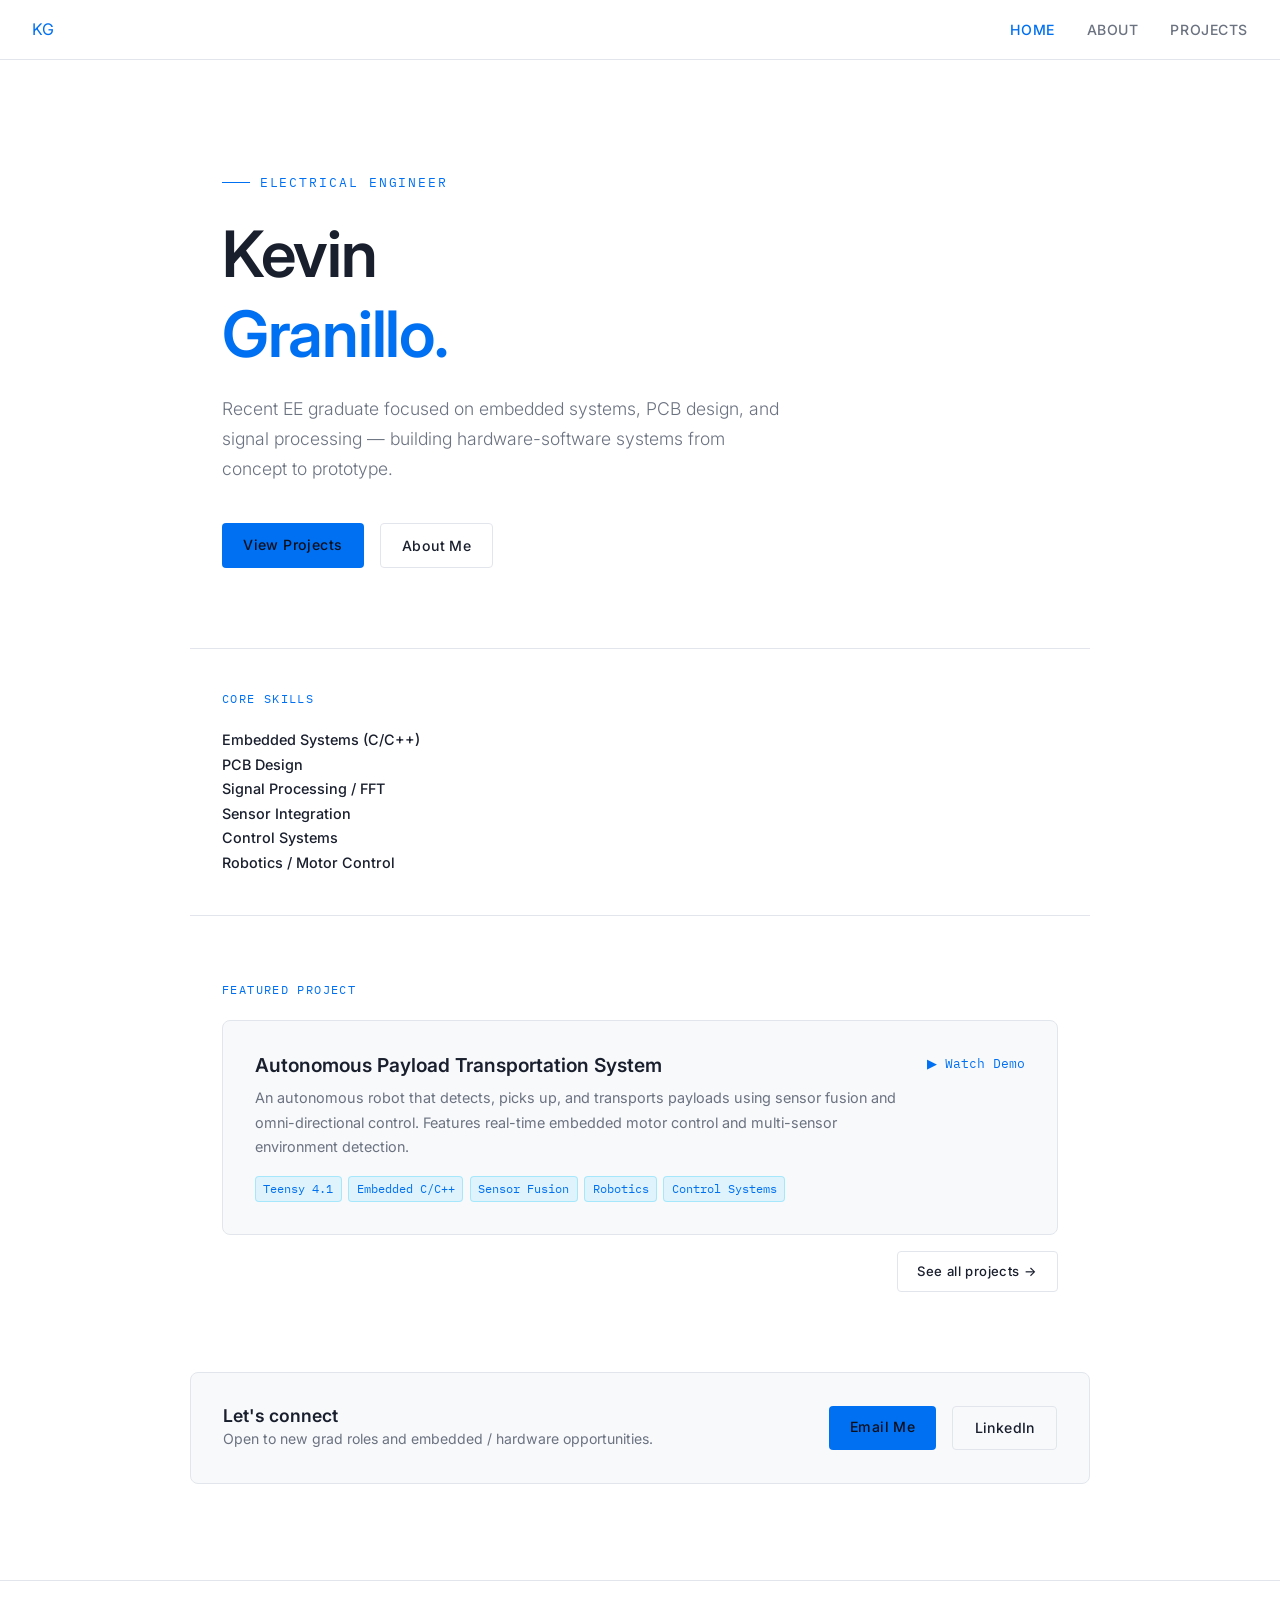
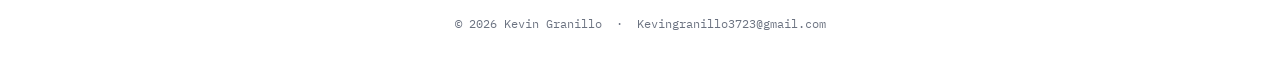
<file: index.html>
<!DOCTYPE html>
<html lang="en">
<head>
  <meta charset="UTF-8" />
  <meta name="viewport" content="width=device-width, initial-scale=1.0" />
  <title>Kevin Granillo — EE Portfolio</title>
  <link rel="stylesheet" href="style.css" />
  <style>
    /* ---- HERO ---- */
    .hero {
      padding: 7rem 2rem 5rem;
      max-width: 900px;
      margin: 0 auto;
    }

    .hero-eyebrow {
      font-family: var(--mono);
      font-size: 0.8rem;
      color: var(--accent);
      letter-spacing: 0.15em;
      text-transform: uppercase;
      margin-bottom: 1.25rem;
      display: flex;
      align-items: center;
      gap: 0.6rem;
    }

    .hero-eyebrow::before {
      content: '';
      display: inline-block;
      width: 28px;
      height: 1px;
      background: var(--accent);
    }

    .hero h1 {
      font-size: clamp(2.4rem, 6vw, 4rem);
      letter-spacing: -0.02em;
      color: var(--text);
      margin-bottom: 1.25rem;
    }

    .hero h1 span {
      color: var(--accent);
    }

    .hero-sub {
      font-size: 1.1rem;
      color: var(--muted);
      max-width: 560px;
      margin-bottom: 2.5rem;
      font-weight: 300;
    }

    .hero-cta {
      display: flex;
      gap: 1rem;
      flex-wrap: wrap;
    }

    .btn {
      display: inline-block;
      padding: 0.65em 1.5em;
      border-radius: 4px;
      font-size: 0.88rem;
      font-weight: 500;
      letter-spacing: 0.03em;
      transition: opacity 0.2s, transform 0.15s;
    }

    .btn:hover { opacity: 0.85; text-decoration: none; transform: translateY(-1px); }

    .btn-primary {
      background: var(--accent);
      color: #0a0f1a;
    }

    .btn-ghost {
      border: 1px solid var(--border);
      color: var(--text);
    }

    /* ---- SKILLS STRIP ---- */
    .skills-strip {
      border-top: 1px solid var(--border);
      border-bottom: 1px solid var(--border);
      padding: 2.5rem 2rem;
      max-width: 900px;
      margin: 0 auto;
    }

    .skills-grid {
      display: grid;
      grid-template-columns: repeat(auto-fit, minmax(180px, 1fr));
      gap: 1.5rem;
      margin-top: 1.25rem;
    }

    .skill-item {
      display: flex;
      flex-direction: column;
      gap: 0.3rem;
    }

    .skill-name {
      font-weight: 500;
      font-size: 0.9rem;
      color: var(--text);
    }

    .skill-bar-bg {
      height: 3px;
      background: var(--border);
      border-radius: 2px;
      overflow: hidden;
    }

    .skill-bar-fill {
      height: 100%;
      background: var(--accent);
      border-radius: 2px;
      animation: growBar 1s ease forwards;
      transform-origin: left;
    }

    @keyframes growBar {
      from { width: 0; }
    }

    /* ---- FEATURED PROJECT ---- */
    .featured {
      max-width: 900px;
      margin: 4rem auto 0;
      padding: 0 2rem;
    }

    .project-card-featured {
      margin-top: 1.25rem;
      border: 1px solid var(--border);
      border-radius: 8px;
      padding: 2rem;
      background: var(--bg2);
      display: grid;
      grid-template-columns: 1fr auto;
      gap: 1.5rem;
      align-items: start;
    }

    .project-card-featured h3 {
      font-size: 1.2rem;
      margin-bottom: 0.6rem;
      color: var(--text);
    }

    .project-card-featured p {
      color: var(--muted);
      font-size: 0.9rem;
      margin-bottom: 1rem;
    }

    .project-tags { display: flex; flex-wrap: wrap; gap: 0.4rem; }

    .project-link {
      font-family: var(--mono);
      font-size: 0.8rem;
      color: var(--accent);
      white-space: nowrap;
    }

    /* ---- CONTACT STRIP ---- */
    .contact-strip {
      max-width: 900px;
      margin: 5rem auto 0;
      padding: 0 2rem;
      display: flex;
      align-items: center;
      justify-content: space-between;
      flex-wrap: wrap;
      gap: 1rem;
      border: 1px solid var(--border);
      border-radius: 8px;
      background: var(--bg2);
      padding: 2rem;
    }

    .contact-strip h2 { font-size: 1.1rem; color: var(--text); }
    .contact-strip p { color: var(--muted); font-size: 0.88rem; }
  </style>
</head>
<body>

<nav>
  <a href="index.html">KG</a>
  <ul class="nav-links">
    <li><a href="index.html" class="active">Home</a></li>
    <li><a href="about.html">About</a></li>
    <li><a href="projects.html">Projects</a></li>
  </ul>
</nav>

<!-- HERO -->
<section class="hero">
  <div class="hero-eyebrow">Electrical Engineer</div>
  <h1>Kevin<br><span>Granillo.</span></h1>
  <p class="hero-sub">
    Recent EE graduate focused on embedded systems, PCB design, and signal processing —
    building hardware-software systems from concept to prototype.
  </p>
  <div class="hero-cta">
    <a href="projects.html" class="btn btn-primary">View Projects</a>
    <a href="about.html" class="btn btn-ghost">About Me</a>
  </div>
</section>

<!-- SKILLS -->
<section class="skills-strip">
  <div class="section-label">Core Skills</div>
  <div class="skills-grid">
    <div class="skill-item">
      <span class="skill-name">Embedded Systems (C/C++)</span></div>
    </div>
    <div class="skill-item">
      <span class="skill-name">PCB Design</span></div>
    </div>
    <div class="skill-item">
      <span class="skill-name">Signal Processing / FFT</span></div>
    </div>
    <div class="skill-item">
      <span class="skill-name">Sensor Integration</span></div>
    </div>
    <div class="skill-item">
      <span class="skill-name">Control Systems</span></div>
    </div>
    <div class="skill-item">
      <span class="skill-name">Robotics / Motor Control</span></div>
    </div>
  </div>
</section>

<!-- FEATURED PROJECT -->
<section class="featured">
  <div class="section-label">Featured Project</div>
  <div class="project-card-featured">
    <div>
      <h3>Autonomous Payload Transportation System</h3>
      <p>
        An autonomous robot that detects, picks up, and transports payloads using sensor fusion
        and omni-directional control. Features real-time embedded motor control and multi-sensor
        environment detection.
      </p>
      <div class="project-tags">
        <span class="tag">Teensy 4.1</span>
        <span class="tag">Embedded C/C++</span>
        <span class="tag">Sensor Fusion</span>
        <span class="tag">Robotics</span>
        <span class="tag">Control Systems</span>
      </div>
    </div>
    <a href="https://youtube.com/shorts/ut8rtNUcG8U?feature=share" target="_blank" class="project-link">▶ Watch Demo</a>
  </div>
  <div style="margin-top:1rem; text-align:right;">
    <a href="projects.html" class="btn btn-ghost" style="font-size:0.82rem;">See all projects →</a>
  </div>
</section>

<!-- CONTACT STRIP -->
<section class="contact-strip container">
  <div>
    <h2>Let's connect</h2>
    <p>Open to new grad roles and embedded / hardware opportunities.</p>
  </div>
  <div style="display:flex; gap:1rem; flex-wrap:wrap;">
    <a href="mailto:Kevingranillo3723@gmail.com" class="btn btn-primary">Email Me</a>
    <a href="https://www.linkedin.com/in/kevingranillo/" target="_blank" class="btn btn-ghost">LinkedIn</a>
  </div>
</section>

<footer>
  <div class="container">
    <p>© 2026 Kevin Granillo &nbsp;·&nbsp; <a href="mailto:Kevingranillo3723@gmail.com">Kevingranillo3723@gmail.com</a></p>
  </div>
</footer>

</body>
</html>
</file>
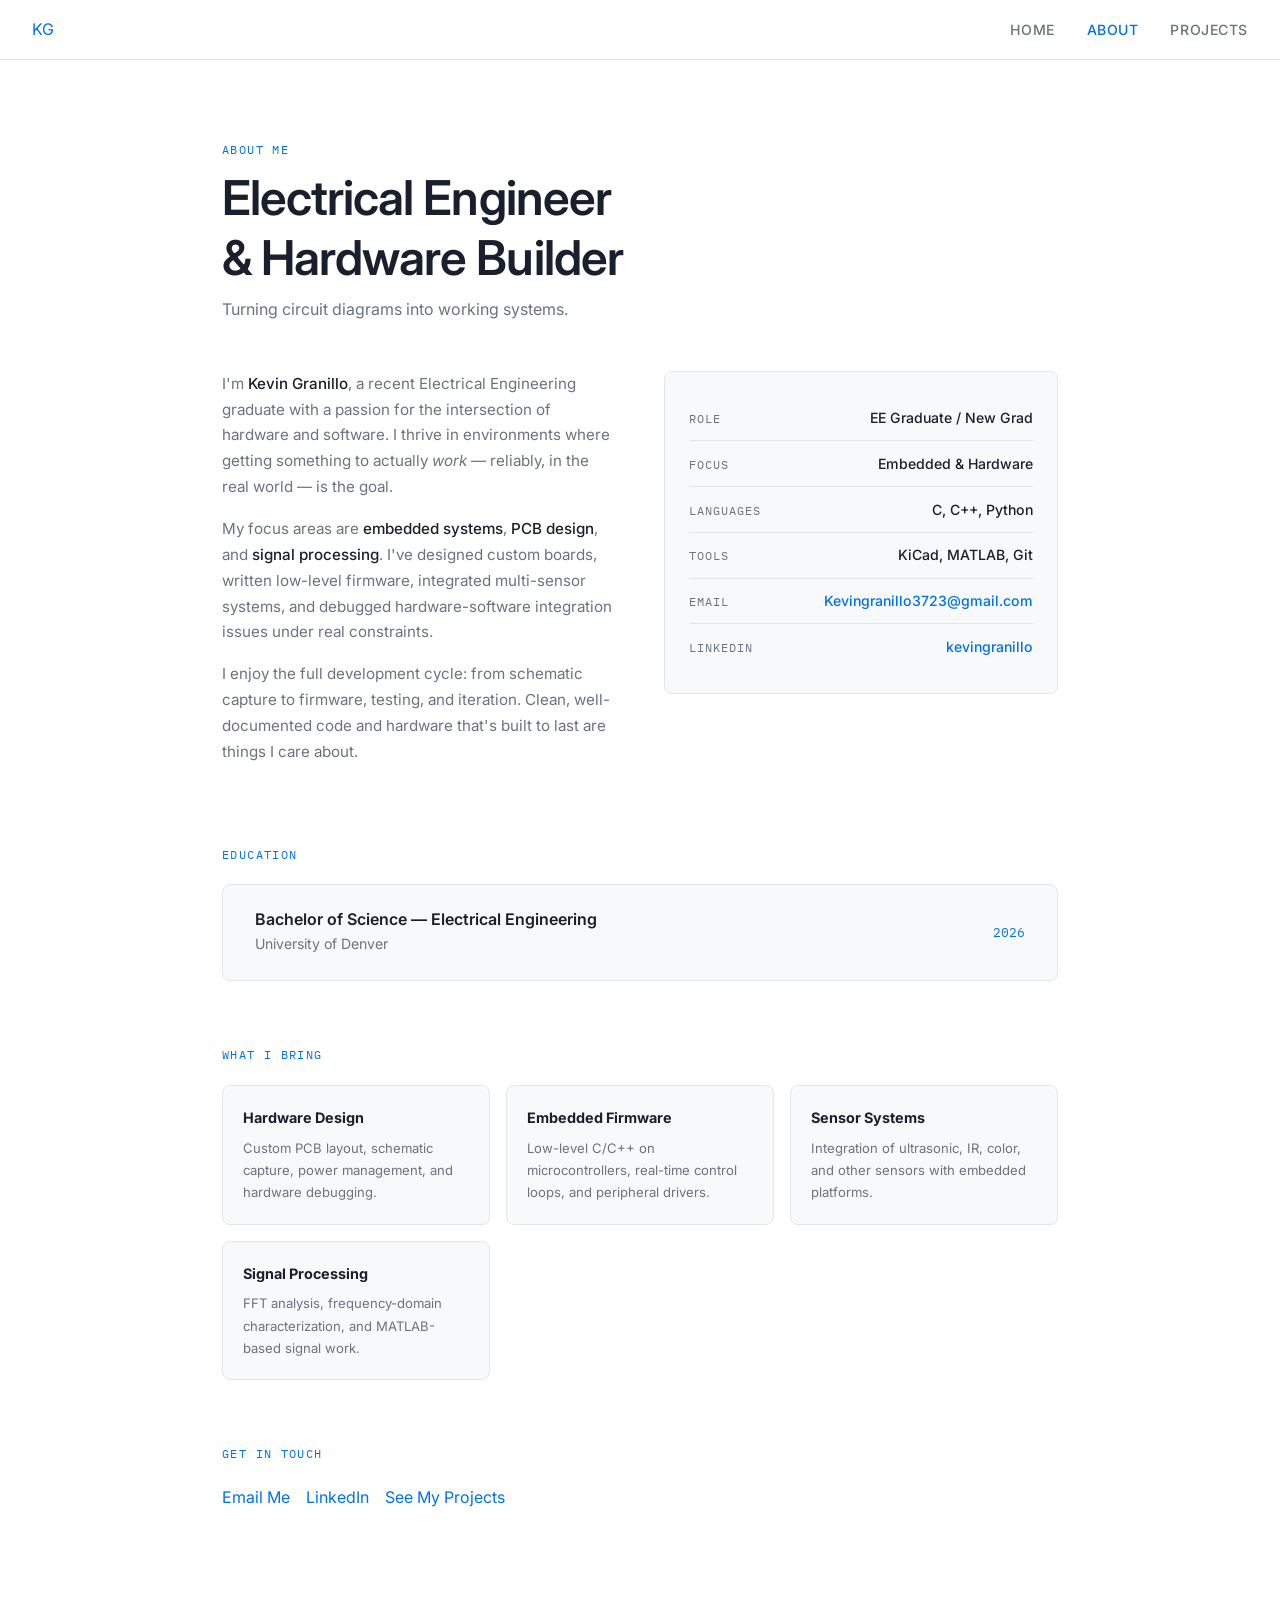
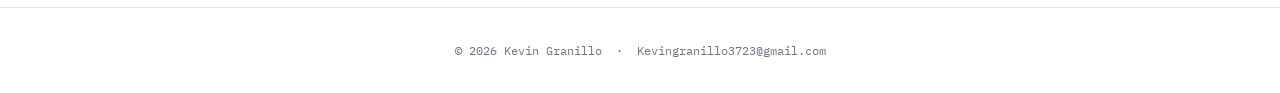
<file: about.html>
<!DOCTYPE html>
<html lang="en">
<head>
  <meta charset="UTF-8" />
  <meta name="viewport" content="width=device-width, initial-scale=1.0" />
  <title>About — Kevin Granillo</title>
  <link rel="stylesheet" href="style.css" />
  <style>
    .page-hero {
      max-width: 900px;
      margin: 0 auto;
      padding: 5rem 2rem 3rem;
    }

    .page-hero h1 {
      font-size: clamp(2rem, 5vw, 3rem);
      color: var(--text);
      letter-spacing: -0.02em;
      margin-bottom: 0.5rem;
    }

    .page-hero .subtitle {
      color: var(--muted);
      font-size: 1rem;
    }

    /* ---- BIO SECTION ---- */
    .bio-grid {
      max-width: 900px;
      margin: 0 auto;
      padding: 0 2rem;
      display: grid;
      grid-template-columns: 1fr 1fr;
      gap: 3rem;
      align-items: start;
    }

    @media (max-width: 640px) {
      .bio-grid { grid-template-columns: 1fr; }
    }

    .bio-text p {
      color: var(--muted);
      font-size: 0.95rem;
      margin-bottom: 1rem;
    }

    .bio-text p strong {
      color: var(--text);
      font-weight: 500;
    }

    /* ---- INFO BOX ---- */
    .info-box {
      border: 1px solid var(--border);
      border-radius: 8px;
      background: var(--bg2);
      padding: 1.5rem;
    }

    .info-row {
      display: flex;
      justify-content: space-between;
      align-items: baseline;
      padding: 0.65rem 0;
      border-bottom: 1px solid var(--border);
      font-size: 0.88rem;
    }

    .info-row:last-child { border-bottom: none; }

    .info-key {
      font-family: var(--mono);
      font-size: 0.75rem;
      color: var(--muted);
      text-transform: uppercase;
      letter-spacing: 0.08em;
    }

    .info-val { color: var(--text); font-weight: 500; }

    /* ---- EDUCATION ---- */
    .edu-section {
      max-width: 900px;
      margin: 4rem auto 0;
      padding: 0 2rem;
    }

    .edu-card {
      margin-top: 1.25rem;
      border: 1px solid var(--border);
      border-radius: 8px;
      background: var(--bg2);
      padding: 1.5rem 2rem;
      display: flex;
      justify-content: space-between;
      align-items: center;
      flex-wrap: wrap;
      gap: 1rem;
    }

    .edu-card h3 { font-size: 1rem; color: var(--text); }
    .edu-card p { color: var(--muted); font-size: 0.88rem; margin-top: 0.2rem; }

    .edu-year {
      font-family: var(--mono);
      font-size: 0.8rem;
      color: var(--accent);
    }

    /* ---- WHAT I BRING ---- */
    .bring-section {
      max-width: 900px;
      margin: 4rem auto 0;
      padding: 0 2rem;
    }

    .bring-grid {
      margin-top: 1.25rem;
      display: grid;
      grid-template-columns: repeat(auto-fit, minmax(220px, 1fr));
      gap: 1rem;
    }

    .bring-card {
      border: 1px solid var(--border);
      border-radius: 8px;
      background: var(--bg2);
      padding: 1.25rem;
    }

    .bring-card .icon {
      font-size: 1.4rem;
      margin-bottom: 0.6rem;
    }

    .bring-card h4 {
      font-size: 0.9rem;
      color: var(--text);
      margin-bottom: 0.4rem;
    }

    .bring-card p {
      font-size: 0.82rem;
      color: var(--muted);
    }

    /* ---- CONTACT ---- */
    .contact-section {
      max-width: 900px;
      margin: 4rem auto 0;
      padding: 0 2rem;
    }

    .contact-links {
      margin-top: 1.25rem;
      display: flex;
      gap: 1rem;
      flex-wrap: wrap;
    }
  </style>
</head>
<body>

<nav>
  <a href="index.html">KG</a>
  <ul class="nav-links">
    <li><a href="index.html">Home</a></li>
    <li><a href="about.html" class="active">About</a></li>
    <li><a href="projects.html">Projects</a></li>
  </ul>
</nav>

<!-- PAGE HERO -->
<section class="page-hero">
  <div class="section-label">About Me</div>
  <h1>Electrical Engineer<br>& Hardware Builder</h1>
  <p class="subtitle">Turning circuit diagrams into working systems.</p>
</section>

<!-- BIO -->
<div class="bio-grid">
  <div class="bio-text">
    <p>
      I'm <strong>Kevin Granillo</strong>, a recent Electrical Engineering graduate with a passion
      for the intersection of hardware and software. I thrive in environments where getting
      something to actually <em>work</em> — reliably, in the real world — is the goal.
    </p>
    <p>
      My focus areas are <strong>embedded systems</strong>, <strong>PCB design</strong>, and
      <strong>signal processing</strong>. I've designed custom boards, written low-level
      firmware, integrated multi-sensor systems, and debugged hardware-software integration
      issues under real constraints.
    </p>
    <p>
      I enjoy the full development cycle: from schematic capture to firmware, testing, and
      iteration. Clean, well-documented code and hardware that's built to last are things I
      care about.
    </p>
  </div>

  <div class="info-box">
    <div class="info-row">
      <span class="info-key">Role</span>
      <span class="info-val">EE Graduate / New Grad</span>
    </div>
    <div class="info-row">
      <span class="info-key">Focus</span>
      <span class="info-val">Embedded & Hardware</span>
    </div>
    <div class="info-row">
      <span class="info-key">Languages</span>
      <span class="info-val">C, C++, Python</span>
    </div>
    <div class="info-row">
      <span class="info-key">Tools</span>
      <span class="info-val">KiCad, MATLAB, Git</span>
    </div>
    <div class="info-row">
      <span class="info-key">Email</span>
      <span class="info-val"><a href="mailto:Kevingranillo3723@gmail.com">Kevingranillo3723@gmail.com</a></span>
    </div>
    <div class="info-row">
      <span class="info-key">LinkedIn</span>
      <span class="info-val"><a href="https://www.linkedin.com/in/kevingranillo/" target="_blank">kevingranillo</a></span>
    </div>
  </div>
</div>

<!-- EDUCATION -->
<section class="edu-section">
  <div class="section-label">Education</div>
  <div class="edu-card">
    <div>
      <h3>Bachelor of Science — Electrical Engineering</h3>
      <p>University of Denver</p>
    </div>
    <span class="edu-year">2026</span>
  </div>
</section>

<!-- WHAT I BRING -->
<section class="bring-section">
  <div class="section-label">What I Bring</div>
  <div class="bring-grid">
    <div class="bring-card">
      <h4>Hardware Design</h4>
      <p>Custom PCB layout, schematic capture, power management, and hardware debugging.</p>
    </div>
    <div class="bring-card">
      <h4>Embedded Firmware</h4>
      <p>Low-level C/C++ on microcontrollers, real-time control loops, and peripheral drivers.</p>
    </div>
    <div class="bring-card">
      <h4>Sensor Systems</h4>
      <p>Integration of ultrasonic, IR, color, and other sensors with embedded platforms.</p>
    </div>
    <div class="bring-card">
      <h4>Signal Processing</h4>
      <p>FFT analysis, frequency-domain characterization, and MATLAB-based signal work.</p>
    </div>
  </div>
</section>

<!-- CONTACT -->
<section class="contact-section">
  <div class="section-label">Get in Touch</div>
  <div class="contact-links">
    <a href="mailto:Kevingranillo3723@gmail.com" class="btn btn-primary">Email Me</a>
    <a href="https://www.linkedin.com/in/kevingranillo/" target="_blank" class="btn btn-ghost">LinkedIn</a>
    <a href="projects.html" class="btn btn-ghost">See My Projects</a>
  </div>
</section>

<footer>
  <div class="container">
    <p>© 2026 Kevin Granillo &nbsp;·&nbsp; <a href="mailto:Kevingranillo3723@gmail.com">Kevingranillo3723@gmail.com</a></p>
  </div>
</footer>

</body>
</html>
</file>
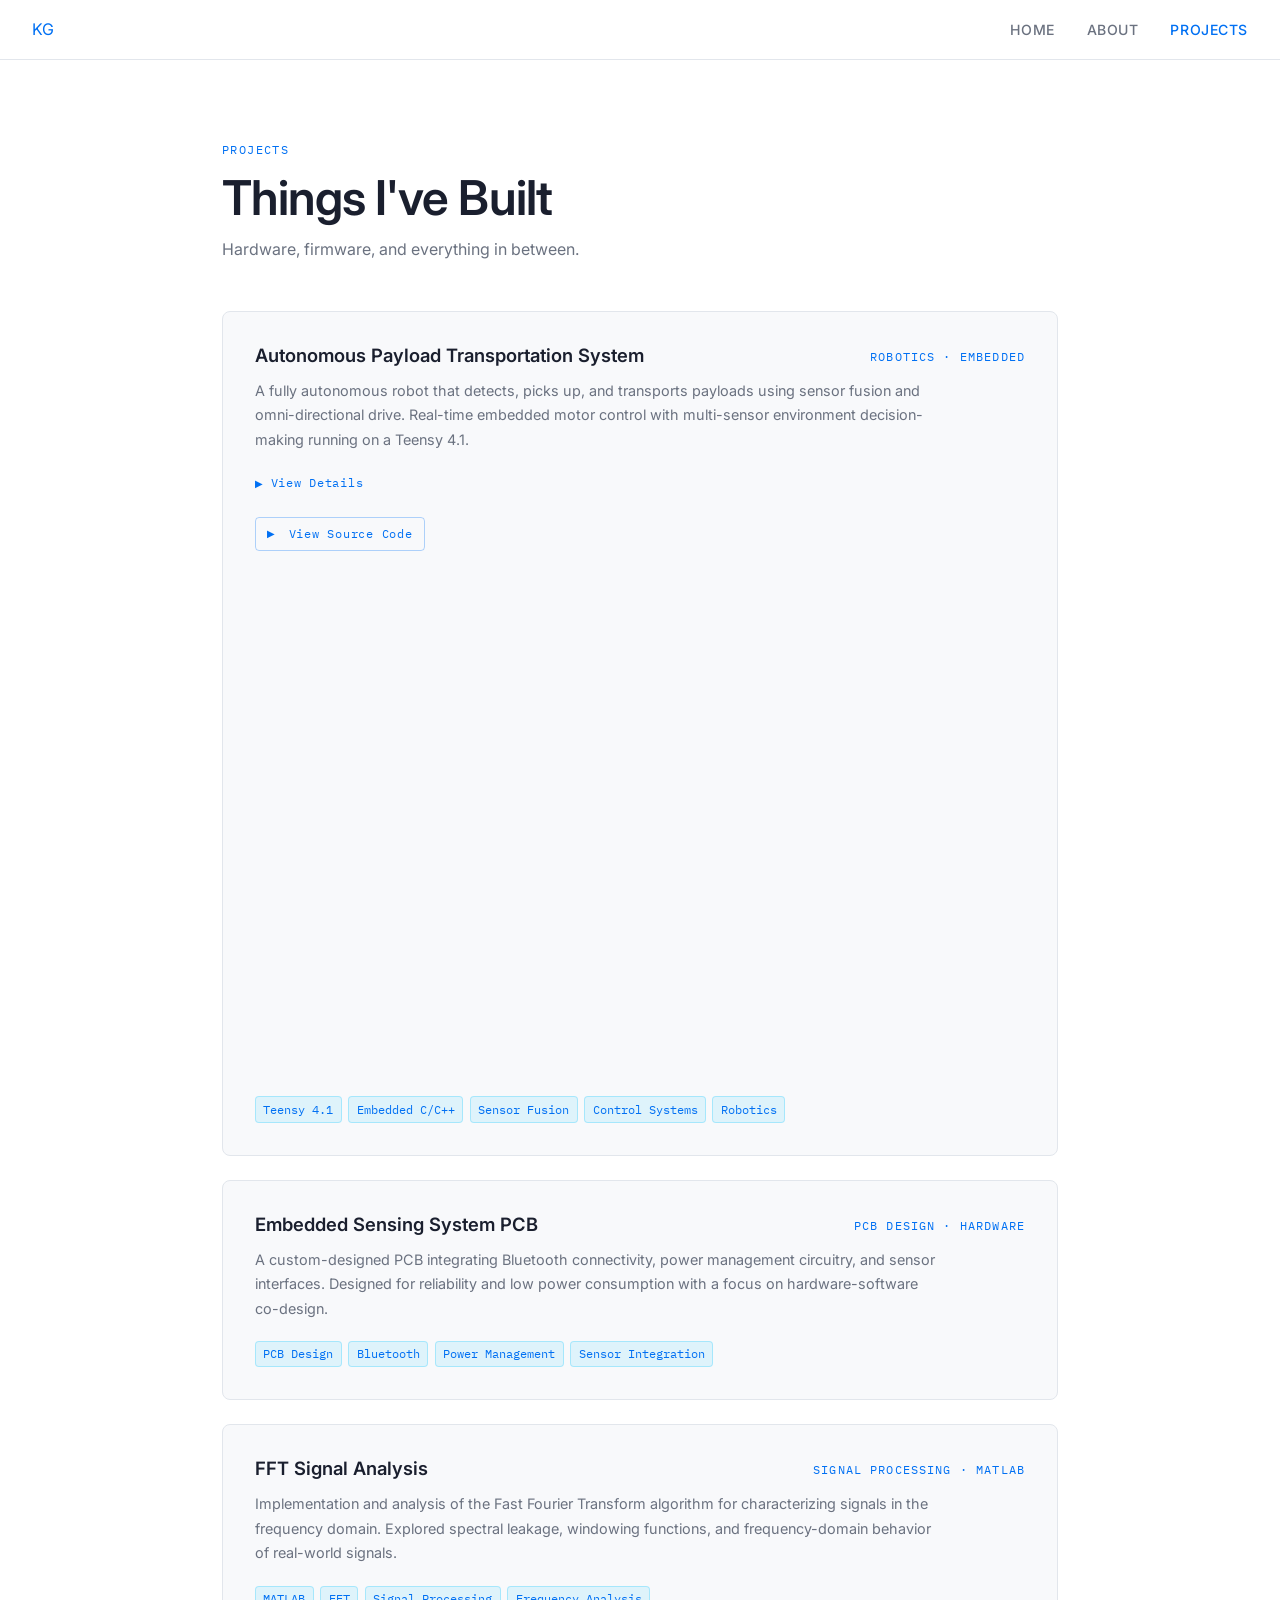
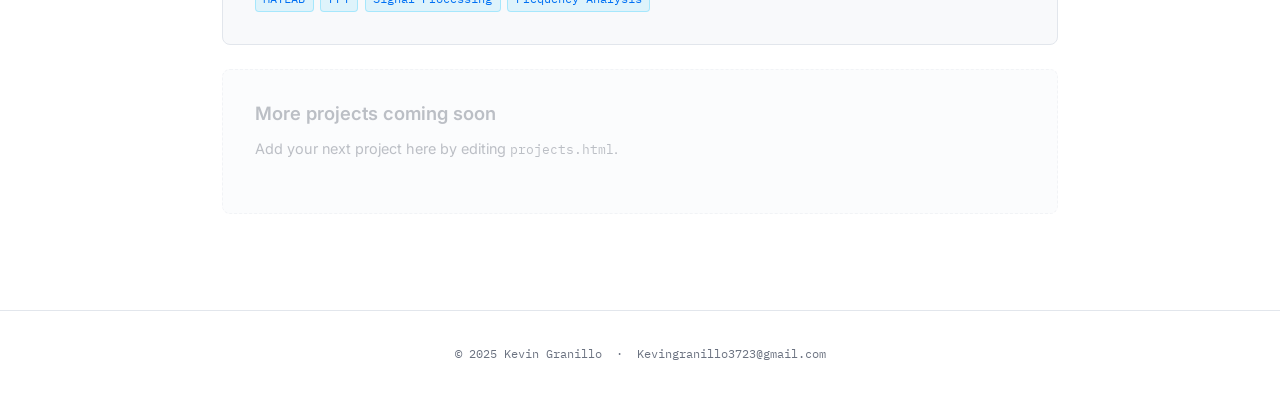
<file: projects.html>
<!DOCTYPE html>
<html lang="en">
<head>
  <meta charset="UTF-8" />
  <meta name="viewport" content="width=device-width, initial-scale=1.0" />
  <title>Projects — Kevin Granillo</title>
  <link rel="stylesheet" href="style.css" />
  <style>
    .page-hero {
      max-width: 900px;
      margin: 0 auto;
      padding: 5rem 2rem 3rem;
    }

    .page-hero h1 {
      font-size: clamp(2rem, 5vw, 3rem);
      color: var(--text);
      letter-spacing: -0.02em;
      margin-bottom: 0.5rem;
    }

    .page-hero .subtitle {
      color: var(--muted);
      font-size: 1rem;
    }

    /* ---- PROJECT CARDS ---- */
    .projects-list {
      max-width: 900px;
      margin: 0 auto;
      padding: 0 2rem;
      display: flex;
      flex-direction: column;
      gap: 1.5rem;
    }

    .project-card {
      border: 1px solid var(--border);
      border-radius: 8px;
      background: var(--bg2);
      padding: 2rem;
      transition: border-color 0.2s;
    }

    .project-card:hover {
      border-color: var(--accent2);
    }

    .project-header {
      display: flex;
      align-items: flex-start;
      justify-content: space-between;
      gap: 1rem;
      margin-bottom: 0.75rem;
      flex-wrap: wrap;
    }

    .project-card h2 {
      font-size: 1.15rem;
      color: var(--text);
    }

    .project-card .project-type {
      font-family: var(--mono);
      font-size: 0.72rem;
      color: var(--accent);
      text-transform: uppercase;
      letter-spacing: 0.1em;
      padding-top: 0.2rem;
      white-space: nowrap;
    }

    .project-card .desc {
      color: var(--muted);
      font-size: 0.9rem;
      margin-bottom: 1.25rem;
      max-width: 680px;
    }

    /* ---- EXPANDABLE DETAILS ---- */
    details summary {
      cursor: pointer;
      font-family: var(--mono);
      font-size: 0.78rem;
      color: var(--accent);
      letter-spacing: 0.06em;
      list-style: none;
      margin-bottom: 0.5rem;
      user-select: none;
    }

    details summary::-webkit-details-marker { display: none; }

    details summary::before {
      content: '▶  ';
      font-size: 0.65rem;
    }

    details[open] summary::before {
      content: '▼  ';
    }

    .detail-grid {
      display: grid;
      grid-template-columns: repeat(auto-fit, minmax(200px, 1fr));
      gap: 1.25rem;
      margin-top: 1rem;
      padding-top: 1rem;
      border-top: 1px solid var(--border);
    }

    .detail-col h4 {
      font-family: var(--mono);
      font-size: 0.72rem;
      color: var(--accent);
      text-transform: uppercase;
      letter-spacing: 0.08em;
      margin-bottom: 0.5rem;
    }

    .detail-col ul {
      list-style: none;
      padding: 0;
    }

    .detail-col ul li {
      font-size: 0.85rem;
      color: var(--muted);
      padding: 0.2rem 0;
      padding-left: 1em;
      position: relative;
    }

    .detail-col ul li::before {
      content: '–';
      position: absolute;
      left: 0;
      color: var(--accent);
    }

    /* ---- TAGS & LINKS ROW ---- */
    .card-footer {
      display: flex;
      align-items: center;
      justify-content: space-between;
      flex-wrap: wrap;
      gap: 0.75rem;
      margin-top: 1.25rem;
    }

    .project-tags { display: flex; flex-wrap: wrap; gap: 0.4rem; }

    .project-link {
      font-family: var(--mono);
      font-size: 0.78rem;
      color: var(--accent);
      border: 1px solid rgba(0,194,255,0.3);
      padding: 0.3em 0.8em;
      border-radius: 4px;
      transition: background 0.15s;
    }

    /* ---- EMBEDDED VIDEO ---- */
    .video-wrap {
      margin-top: 1.25rem;
      border-radius: 8px;
      overflow: hidden;
      /* Portrait aspect ratio to match the Shorts video (428x761 ≈ 9:16) */
      max-width: 280px;
    }

    .video-wrap iframe {
      display: block;
      width: 100%;
      aspect-ratio: 428 / 761;
      border: none;
    }


    /* ---- CODE VIEWER ---- */
    .code-details {
      margin-top: 1rem;
    }

    .code-details summary {
      cursor: pointer;
      font-family: var(--mono);
      font-size: 0.78rem;
      color: var(--accent);
      letter-spacing: 0.06em;
      list-style: none;
      user-select: none;
      display: inline-flex;
      align-items: center;
      gap: 0.4rem;
      padding: 0.4em 0.9em;
      border: 1px solid rgba(0,112,243,0.3);
      border-radius: 4px;
      transition: background 0.15s;
    }

    .code-details summary::-webkit-details-marker { display: none; }
    .code-details summary:hover { background: rgba(0,112,243,0.06); }

    .code-details summary .arrow { transition: transform 0.2s; display: inline-block; }
    .code-details[open] summary .arrow { transform: rotate(90deg); }

    .code-viewer {
      margin-top: 1rem;
      border: 1px solid var(--border);
      border-radius: 8px;
      overflow: hidden;
      background: #f4f6f9;
    }

    .code-tabs {
      display: flex;
      overflow-x: auto;
      background: #eaecf0;
      border-bottom: 1px solid var(--border);
      scrollbar-width: none;
    }

    .code-tabs::-webkit-scrollbar { display: none; }

    .code-tab {
      flex-shrink: 0;
      padding: 0.5em 1.1em;
      font-family: var(--mono);
      font-size: 0.72rem;
      color: var(--muted);
      cursor: pointer;
      border-right: 1px solid var(--border);
      background: transparent;
      border-top: none;
      border-left: none;
      border-bottom: 2px solid transparent;
      transition: color 0.15s, border-color 0.15s, background 0.15s;
      white-space: nowrap;
    }

    .code-tab:hover { color: var(--text); background: rgba(0,0,0,0.04); }

    .code-tab.active {
      color: var(--accent);
      border-bottom-color: var(--accent);
      background: #fff;
    }

    .code-panel {
      display: none;
      position: relative;
    }

    .code-panel.active { display: block; }

    .code-panel pre {
      margin: 0;
      padding: 1.25rem;
      overflow-x: auto;
      font-family: var(--mono);
      font-size: 0.76rem;
      line-height: 1.65;
      color: #1e293b;
      background: transparent;
      max-height: 420px;
      overflow-y: auto;
    }

    /* syntax highlight approximation */
    .kw  { color: #7c3aed; font-weight: 600; }
    .cm  { color: #6b7280; font-style: italic; }
    .fn  { color: #0369a1; }
    .nm  { color: #b45309; }
    .pp  { color: #0f766e; }
    .project-link:hover {
      background: rgba(0,194,255,0.08);
      text-decoration: none;
    }
  </style>
</head>
<body>

<nav>
  <a href="index.html">KG</a>
  <ul class="nav-links">
    <li><a href="index.html">Home</a></li>
    <li><a href="about.html">About</a></li>
    <li><a href="projects.html" class="active">Projects</a></li>
  </ul>
</nav>

<!-- PAGE HERO -->
<section class="page-hero">
  <div class="section-label">Projects</div>
  <h1>Things I've Built</h1>
  <p class="subtitle">Hardware, firmware, and everything in between.</p>
</section>

<!-- PROJECT LIST -->
<div class="projects-list">

  <!-- PROJECT 1: Autonomous Robot -->
  <div class="project-card">
    <div class="project-header">
      <h2>Autonomous Payload Transportation System</h2>
      <span class="project-type">Robotics · Embedded</span>
    </div>
    <p class="desc">
      A fully autonomous robot that detects, picks up, and transports payloads using sensor fusion
      and omni-directional drive. Real-time embedded motor control with multi-sensor environment
      decision-making running on a Teensy 4.1.
    </p>

    <details>
      <summary>View Details</summary>
      <div class="detail-grid">
        <div class="detail-col">
          <h4>What It Does</h4>
          <ul>
            <li>Autonomous navigation and payload delivery</li>
            <li>Omni-directional movement via omni-wheel drive</li>
            <li>Multi-sensor environment detection</li>
            <li>Real-time embedded motor control</li>
          </ul>
        </div>
        <div class="detail-col">
          <h4>My Contributions</h4>
          <ul>
            <li>Designed power and sensor interface circuitry</li>
            <li>Developed embedded firmware for sensing and control</li>
            <li>Integrated ultrasonic, IR, and color sensors</li>
            <li>Debugged hardware/software integration</li>
          </ul>
        </div>
        <div class="detail-col">
          <h4>Results</h4>
          <ul>
            <li>Successful autonomous pickup and delivery</li>
            <li>Stable and repeatable navigation</li>
            <li>Improved reliability through iterative debugging</li>
          </ul>
        </div>
      </div>
    </details>


    <details class="code-details">
      <summary><span class="arrow"></span> View Source Code</summary>
      <div class="code-viewer">
        <div class="code-tabs">
          <button class="code-tab active" onclick="showTab(event,'tab-main')">Main.ino</button>
          <button class="code-tab" onclick="showTab(event,'tab-movement')">VehicleMovement.ino</button>
          <button class="code-tab" onclick="showTab(event,'tab-color')">Color_Sensor.ino</button>
          <button class="code-tab" onclick="showTab(event,'tab-gripper')">GripperColorSensor.ino</button>
          <button class="code-tab" onclick="showTab(event,'tab-line')">LineFollowing.ino</button>
          <button class="code-tab" onclick="showTab(event,'tab-obstacle')">ObstacleAvoidance.ino</button>
        </div>

        <!-- Main.ino -->
        <div class="code-panel active" id="tab-main"><pre>
<span class="cm">/*
 * Kevin Granillo, Ivy Newman, Trin Whitehat, Nolan Leist
 * June 7, 2025
 *
 * Pick-up Place and Return: grabs a box, reads size and color,
 * finds the corresponding path, places it on a platform, then returns.
 *
 * Obstacle Avoidance: finds gaps in walls without crossing white boundaries,
 * stops at the green line at the end.
 */</span>

<span class="pp">#include</span> &lt;Servo.h&gt;

<span class="pp">#define</span> <span class="nm">gripperButton</span> 25
<span class="pp">#define</span> <span class="nm">Trig</span> 10
<span class="pp">#define</span> <span class="nm">Echo</span> 11

<span class="kw">int</span> Lcolor, Rcolor, Mcolor;
<span class="kw">int</span> BoxColor, gSize;
Servo Gripper;
<span class="kw">int</span> actualPosition = 180;
<span class="kw">int</span> PWMSignal, distance = 0, duration = 0, val1;
<span class="kw">int</span> Counter = 0, GreenCount = 0;

<span class="kw">enum</span> State_e { Start, InSearch, LineFollow, Place, End, StopProgram };
<span class="kw">enum</span> State_e gState = Start;
<span class="kw">enum</span> gripperState { Pickup, Grab, Line };
<span class="kw">enum</span> gripperState gripperState = Pickup;

<span class="kw">void</span> <span class="fn">setup</span>() {
  Color_Sensor_setup();
  GripperColorSetup();
  MovementSetup();
  Gripper.attach(24);
  pinMode(gripperButton, INPUT_PULLUP);
  pinMode(Trig, OUTPUT);
  pinMode(Echo, INPUT);
  delay(5000); <span class="cm">// Allow sensors to start</span>
}

<span class="kw">void</span> <span class="fn">loop</span>() {
  <span class="kw">switch</span>(gState) {
    <span class="kw">case</span> Start:
      Ultrasonic();
      delay(10);
      <span class="kw">switch</span>(gripperState) {
        <span class="kw">case</span> Pickup:
          MovFWD(35);
          actualPosition = 150;
          val1 = map(actualPosition, 0, 300, 0, 180);
          Gripper.write(val1);
          delay(100);
          <span class="kw">if</span>(distance &lt; 10) {
            Stop();
            gripperState = Grab;
            actualPosition = 170;
            val1 = map(actualPosition, 0, 300, 0, 180);
            Gripper.write(val1);
            delay(100);
          }
        <span class="kw">break</span>;
        <span class="kw">case</span> Grab:
          <span class="kw">if</span>(digitalRead(gripperButton) == HIGH) {
            actualPosition -= 2;
            val1 = map(actualPosition, 0, 300, 0, 180);
            Gripper.write(val1);
            delay(100);
          } <span class="kw">else</span> {
            gSize = (actualPosition &lt; 122) ? 0 : 1; <span class="cm">// 0=small, 1=big</span>
            delay(500);
            GripperColorSensor();
            gripperState = Line;
          }
          <span class="kw">if</span>(actualPosition &lt; 110) {
            actualPosition = 150;
            val1 = map(actualPosition, 0, 300, 0, 180);
            Gripper.write(val1); delay(100);
          }
        <span class="kw">break</span>;
        <span class="kw">case</span> Line:
          <span class="kw">if</span>(Lcolor==3 || Mcolor==3 || Rcolor==3) {
            MovFWD(35); delay(500);
            (BoxColor==1) ? RotateRt(35) : RotateLft(35);
            delay(1000); Stop();
            gState = InSearch;
          } <span class="kw">else</span> {
            ColorSensor();
            MovBKWD(30);
          }
        <span class="kw">break</span>;
      }
    <span class="kw">break</span>;
    <span class="kw">case</span> InSearch:
      ColorSensor(); LineSearch(3);
    <span class="kw">break</span>;
    <span class="kw">case</span> LineFollow:
      Ultrasonic(); delay(10); ColorSensor(); LineFollowing();
      <span class="kw">if</span>((Lcolor==3&amp;&amp;Mcolor==3)||(Mcolor==3&amp;&amp;Rcolor==3)||(Rcolor==3&amp;&amp;Lcolor==3))
        gState = Place;
    <span class="kw">break</span>;
    <span class="kw">case</span> Place:
      ColorSensor(); Ultrasonic(); LinePlace();
    <span class="kw">break</span>;
    <span class="kw">case</span> End:
      ColorSensor(); LineFollowing();
      <span class="kw">if</span>((Lcolor==3&amp;&amp;Mcolor==3)||(Mcolor==3&amp;&amp;Rcolor==3)||(Rcolor==3&amp;&amp;Lcolor==3)) GreenCount++;
      <span class="kw">if</span>(GreenCount==6) gState = StopProgram;
    <span class="kw">break</span>;
    <span class="kw">case</span> StopProgram: Stop(); <span class="kw">break</span>;
  }
}

<span class="kw">void</span> <span class="fn">Ultrasonic</span>() {
  digitalWrite(Trig, LOW); delayMicroseconds(2);
  digitalWrite(Trig, HIGH); delayMicroseconds(10);
  digitalWrite(Trig, LOW);
  duration = pulseIn(Echo, HIGH);
  distance = duration * 0.034 / 2;
}</pre></div>

        <!-- VehicleMovement.ino -->
        <div class="code-panel" id="tab-movement"><pre>
<span class="cm">// Motor pin definitions — four omni-wheel motors</span>
<span class="pp">#define</span> <span class="nm">EnableLM2</span> 37  <span class="pp">#define</span> <span class="nm">FLM_in1</span> 38  <span class="pp">#define</span> <span class="nm">FLM_in2</span> 35
<span class="pp">#define</span> <span class="nm">EnableRM2</span> 36  <span class="pp">#define</span> <span class="nm">RLM_in3</span> 34  <span class="pp">#define</span> <span class="nm">RLM_in4</span> 33
<span class="pp">#define</span> <span class="nm">EnableLM1</span> 29  <span class="pp">#define</span> <span class="nm">RRM_in1</span> 27  <span class="pp">#define</span> <span class="nm">RRM_in2</span> 30
<span class="pp">#define</span> <span class="nm">EnableRM1</span> 28  <span class="pp">#define</span> <span class="nm">FRM_in3</span> 31  <span class="pp">#define</span> <span class="nm">FRM_in4</span> 32

<span class="kw">void</span> <span class="fn">MovementSetup</span>() {
  <span class="cm">// All motor controller pins → OUTPUT, all signals LOW initially</span>
  <span class="cm">// (pin mode setup omitted for brevity)</span>
}

<span class="cm">// speed param: 0–100 (PWM duty cycle %)</span>
<span class="kw">void</span> <span class="fn">Stop</span>() {
  analogWrite(EnableLM1, 0); analogWrite(EnableRM1, 0);
  analogWrite(EnableLM2, 0); analogWrite(EnableRM2, 0);
  <span class="cm">// All direction pins LOW</span>
}

<span class="kw">void</span> <span class="fn">MovFWD</span>(<span class="kw">float</span> speed) {
  <span class="kw">float</span> PWMval = 255*(speed/100);
  analogWrite(EnableLM1, PWMval); analogWrite(EnableRM1, PWMval);
  analogWrite(EnableLM2, PWMval); analogWrite(EnableRM2, PWMval);
  <span class="cm">// All four wheels spin CW → forward motion</span>
  digitalWrite(RRM_in1,HIGH); digitalWrite(RRM_in2,LOW);
  digitalWrite(FRM_in3,HIGH); digitalWrite(FRM_in4,LOW);
  digitalWrite(FLM_in1,LOW);  digitalWrite(FLM_in2,HIGH);
  digitalWrite(RLM_in3,LOW);  digitalWrite(RLM_in4,HIGH);
}

<span class="kw">void</span> <span class="fn">MovBKWD</span>(<span class="kw">float</span> speed) {
  <span class="cm">// All four wheels spin CCW → reverse motion</span>
  <span class="kw">float</span> PWMval = 255*(speed/100);
  <span class="cm">/* analogWrite + direction pins inverted vs MovFWD */</span>
}

<span class="kw">void</span> <span class="fn">RotateRt</span>(<span class="kw">float</span> speed) {
  <span class="cm">// Left wheels forward, right wheels backward → CW vehicle rotation</span>
}

<span class="kw">void</span> <span class="fn">RotateLft</span>(<span class="kw">float</span> speed) {
  <span class="cm">// Left wheels backward, right wheels forward → CCW vehicle rotation</span>
}

<span class="kw">void</span> <span class="fn">StrafeLft</span>(<span class="kw">float</span> speed) {
  <span class="cm">// Omni-wheel diagonal drive: FR+RL forward, FL+RR backward → strafe left</span>
}

<span class="kw">void</span> <span class="fn">StrafeRt</span>(<span class="kw">float</span> speed) {
  <span class="cm">// Opposite diagonal drive → strafe right</span>
}</pre></div>

        <!-- Color_Sensor.ino -->
        <div class="code-panel" id="tab-color"><pre>
<span class="cm">// TCS230/TCS3200 color sensors — Right, Middle, Left</span>
<span class="pp">#define</span> <span class="nm">RSOut</span> 4  <span class="pp">#define</span> <span class="nm">RS0</span> 3  <span class="pp">#define</span> <span class="nm">RS1</span> 2  <span class="pp">#define</span> <span class="nm">RS2</span> 1  <span class="pp">#define</span> <span class="nm">RS3</span> 0
<span class="pp">#define</span> <span class="nm">MSOut</span> 14 <span class="pp">#define</span> <span class="nm">MS0</span> 15 <span class="pp">#define</span> <span class="nm">MS1</span> 16 <span class="pp">#define</span> <span class="nm">MS2</span> 17 <span class="pp">#define</span> <span class="nm">MS3</span> 18
<span class="pp">#define</span> <span class="nm">LSOut</span> 19 <span class="pp">#define</span> <span class="nm">LS0</span> 20 <span class="pp">#define</span> <span class="nm">LS1</span> 21 <span class="pp">#define</span> <span class="nm">LS2</span> 22 <span class="pp">#define</span> <span class="nm">LS3</span> 23

<span class="cm">// Calibrated min/max frequency values per sensor per channel</span>
<span class="kw">int</span> LredMin=81,  LredMax=528,  RredMin=90,  RredMax=732,  MredMin=83,  MredMax=584;
<span class="kw">int</span> LgreenMin=79,LgreenMax=560,RgreenMin=89,RgreenMax=805,MgreenMin=80,MgreenMax=628;
<span class="kw">int</span> LblueMin=68, LblueMax=499, RblueMin=73, RblueMax=680, MblueMin=72, MblueMax=579;

<span class="kw">void</span> <span class="fn">Color_Sensor_setup</span>() {
  <span class="cm">// Set S0–S3 as OUTPUT, sensorOut as INPUT on each sensor</span>
  <span class="cm">// Set frequency scaling to 20%: S0=HIGH, S1=LOW</span>
}

<span class="kw">void</span> <span class="fn">ColorSensor</span>() {
  <span class="cm">// For each sensor (R, L, M):</span>
  <span class="cm">//   1. Select color filter via S2/S3 pin combo</span>
  <span class="cm">//   2. Read pulse width with pulseIn()</span>
  <span class="cm">//   3. map() frequency → 0–255 color value</span>
  <span class="cm">//   4. Classify: Black / White / Red / Green / Blue / Other</span>

  <span class="cm">// Example for Right sensor, RED channel:</span>
  digitalWrite(RS2,LOW); digitalWrite(RS3,LOW);
  RredFreq  = pulseIn(RSOut, LOW);
  RredColor = map(RredFreq, RredMin, RredMax, 255, 0);

  <span class="cm">// Classification logic (same pattern for all three sensors):</span>
  <span class="cm">// 0=Black  1=Red  2=Blue  3=Green  4=White  5=Other</span>
  <span class="kw">if</span> (RredColor&lt;130 &amp;&amp; RgreenColor&lt;130 &amp;&amp; RblueColor&lt;130)   Rcolor = 0; <span class="cm">// Black</span>
  <span class="kw">else if</span> (RredColor&gt;250 &amp;&amp; RgreenColor&gt;250 &amp;&amp; RblueColor&gt;250) Rcolor = 4; <span class="cm">// White</span>
  <span class="kw">else if</span> (RredColor &gt; RgreenColor &amp;&amp; RredColor &gt; RblueColor)  Rcolor = 1; <span class="cm">// Red</span>
  <span class="kw">else if</span> (RgreenColor &gt; RredColor &amp;&amp; RgreenColor &gt; RblueColor) Rcolor = 3; <span class="cm">// Green</span>
  <span class="kw">else if</span> (RblueColor &gt; RgreenColor &amp;&amp; RblueColor &gt; RredColor)  Rcolor = 2; <span class="cm">// Blue</span>
  <span class="kw">else</span>                                                            Rcolor = 5; <span class="cm">// Other</span>
  <span class="cm">// Repeat for L and M sensors...</span>
}</pre></div>

        <!-- GripperColorSensor.ino -->
        <div class="code-panel" id="tab-gripper"><pre>
<span class="cm">// Dedicated color sensor mounted in the gripper to identify box color</span>
<span class="pp">#define</span> <span class="nm">GSOut</span> 9
<span class="pp">#define</span> <span class="nm">GS0</span> 8  <span class="pp">#define</span> <span class="nm">GS1</span> 7
<span class="pp">#define</span> <span class="nm">GS2</span> 6  <span class="pp">#define</span> <span class="nm">GS3</span> 5

<span class="cm">// Calibrated frequency ranges</span>
<span class="kw">int</span> GredMin=47,  GredMax=450;
<span class="kw">int</span> GgreenMin=48,GgreenMax=468;
<span class="kw">int</span> GblueMin=38, GblueMax=357;

<span class="kw">void</span> <span class="fn">GripperColorSetup</span>() {
  pinMode(GS0,OUTPUT); pinMode(GS1,OUTPUT);
  pinMode(GS2,OUTPUT); pinMode(GS3,OUTPUT);
  pinMode(GSOut,INPUT);
  digitalWrite(GS0,HIGH); digitalWrite(GS1,LOW); <span class="cm">// 20% scaling</span>
}

<span class="kw">void</span> <span class="fn">GripperColorSensor</span>() {
  <span class="cm">// Uses AvgColor() helper for more stable readings</span>
  digitalWrite(GS2,LOW);  digitalWrite(GS3,LOW);
  GredFreq   = AvgColor(GSOut);
  GredColor  = map(GredFreq,  GredMin,  GredMax,  255, 0);

  digitalWrite(GS2,HIGH); digitalWrite(GS3,HIGH);
  GgreenFreq  = AvgColor(GSOut);
  GgreenColor = map(GgreenFreq,GgreenMin,GgreenMax,255, 0);

  digitalWrite(GS2,LOW);  digitalWrite(GS3,HIGH);
  GblueFreq  = AvgColor(GSOut);
  GblueColor = map(GblueFreq, GblueMin, GblueMax, 255, 0);

  <span class="cm">// Classify and store in BoxColor (1=Red, 2=Blue, etc.)</span>
  <span class="kw">if</span>      (GredColor&lt;100 &amp;&amp; GgreenColor&lt;100 &amp;&amp; GblueColor&lt;100) BoxColor = 0;
  <span class="kw">else if</span> (GredColor&gt;200 &amp;&amp; GgreenColor&gt;200 &amp;&amp; GblueColor&gt;200) BoxColor = 4;
  <span class="kw">else if</span> (GredColor &gt; GgreenColor &amp;&amp; GredColor &gt; GblueColor)   BoxColor = 1; <span class="cm">// Red → rotate right</span>
  <span class="kw">else if</span> (GgreenColor &gt; GredColor+20 &amp;&amp; GgreenColor &gt; GblueColor) BoxColor = 3;
  <span class="kw">else if</span> (GblueColor &gt; GgreenColor &amp;&amp; GblueColor &gt; GredColor)  BoxColor = 2; <span class="cm">// Blue → rotate left</span>
  <span class="kw">else</span>                                                            BoxColor = 5;
}</pre></div>

        <!-- LineFollowing.ino -->
        <div class="code-panel" id="tab-line"><pre>
<span class="kw">extern int</span> gSize;
<span class="kw">int</span> LineCounter = 0, TurnCount = 0;

<span class="cm">// Follows the line matching BoxColor using three ground-facing color sensors</span>
<span class="kw">void</span> <span class="fn">LineFollowing</span>() {
  <span class="kw">if</span>      (Lcolor == BoxColor) RotateLft(30);
  <span class="kw">else if</span> (Mcolor == BoxColor) MovFWD(30);
  <span class="kw">else if</span> (Rcolor == BoxColor) RotateRt(30);
  <span class="kw">else</span>                         MovFWD(30);
}

<span class="cm">// Rotates in place searching for a specific color line</span>
<span class="kw">void</span> <span class="fn">LineSearch</span>(<span class="kw">int</span> Color) {
  <span class="kw">if</span>      (Lcolor == Color) RotateLft(30);
  <span class="kw">else if</span> (Mcolor == Color) MovFWD(30);
  <span class="kw">else if</span> (Rcolor == Color) RotateRt(30);
  <span class="kw">else if</span> (Rcolor == BoxColor &amp;&amp; BoxColor == 1) { <span class="cm">// Found red line</span>
    delay(500); RotateRt(35); delay(1100);
    gState = LineFollow;
  }
  <span class="kw">else if</span> (Lcolor == BoxColor &amp;&amp; BoxColor == 2) { <span class="cm">// Found blue line</span>
    delay(500); RotateLft(35); delay(1100);
    gState = LineFollow;
  }
  <span class="kw">else</span> MovFWD(35);
}

<span class="cm">// Navigates to the drop platform and releases the box</span>
<span class="kw">void</span> <span class="fn">LinePlace</span>() {
  <span class="kw">if</span> (Lcolor==BoxColor &amp;&amp; Mcolor==BoxColor &amp;&amp; Rcolor==BoxColor &amp;&amp; TurnCount==0) {
    MovFWD(35); delay(400);
    (gSize==1) ? RotateLft(35) : RotateRt(35); <span class="cm">// Size determines drop side</span>
    delay(1200); TurnCount++;
  } <span class="kw">else if</span> (distance &lt; 5) {
    Stop(); delay(500);
    <span class="cm">// Open gripper to release box</span>
    actualPosition = 170;
    val1 = map(actualPosition, 0, 300, 0, 180);
    Gripper.write(val1); delay(100);
    <span class="cm">// Back up, realign, return to start path</span>
    MovBKWD(35); delay(500);
    RotateLft(35); delay(2400);
    MovFWD(35); delay(1200);
    gState = End;
  } <span class="kw">else</span> {
    LineFollowing(); <span class="cm">// Keep following line to platform</span>
  }
}</pre></div>

        <!-- ObstacleAvoidance.ino -->
        <div class="code-panel" id="tab-obstacle"><pre>
<span class="cm">/*
 * Obstacle Avoidance — separate task from payload transport.
 * The robot navigates a walled arena, finds gaps using the
 * ultrasonic sensor, avoids crossing white boundary lines,
 * and stops when it reaches the green finish line.
 */</span>

<span class="kw">void</span> <span class="fn">ObstacleSetup</span>() {
  <span class="cm">// Shares the same ultrasonic (Trig/Echo) and color sensors</span>
  <span class="cm">// as the main task — no additional hardware needed</span>
}

<span class="kw">void</span> <span class="fn">ObstacleAvoidance</span>() {
  ColorSensor();   <span class="cm">// Read boundary and finish lines</span>
  Ultrasonic();    <span class="cm">// Read distance to walls/obstacles</span>

  <span class="kw">if</span> (Lcolor==3 || Mcolor==3 || Rcolor==3) {
    Stop(); <span class="cm">// Green line detected — task complete</span>
    gState = StopProgram;
    <span class="kw">return</span>;
  }

  <span class="kw">if</span> (Lcolor==4 || Rcolor==4) {
    <span class="cm">// White boundary detected — steer away</span>
    (Lcolor==4) ? RotateRt(35) : RotateLft(35);
    delay(300);
    <span class="kw">return</span>;
  }

  <span class="kw">if</span> (distance &lt; 15) {
    <span class="cm">// Obstacle ahead — scan for open gap</span>
    Stop(); delay(200);
    StrafeLft(35); delay(400);   <span class="cm">// Try left gap</span>
    Ultrasonic();
    <span class="kw">if</span> (distance &lt; 15) {
      StrafeRt(35); delay(800);  <span class="cm">// Try right gap</span>
    }
  } <span class="kw">else</span> {
    MovFWD(40); <span class="cm">// Clear path — advance</span>
  }
}

<span class="cm">// Note: strafing is unique to omni-wheel drive —
// the robot slides sideways without rotating,
// allowing it to slip through narrow gaps cleanly.</span></pre></div>

      </div>
    </details>

    <script>
    function showTab(e, id) {
      const viewer = e.target.closest('.code-viewer');
      viewer.querySelectorAll('.code-tab').forEach(t => t.classList.remove('active'));
      viewer.querySelectorAll('.code-panel').forEach(p => p.classList.remove('active'));
      e.target.classList.add('active');
      document.getElementById(id).classList.add('active');
    }
    </script>

    <div class="video-wrap">
      <iframe
        src="https://www.youtube.com/embed/ut8rtNUcG8U"
        title="Payload Transportation"
        frameborder="0"
        allow="accelerometer; autoplay; clipboard-write; encrypted-media; gyroscope; picture-in-picture; web-share"
        referrerpolicy="strict-origin-when-cross-origin"
        allowfullscreen>
      </iframe>
    </div>

    <div class="card-footer">
      <div class="project-tags">
        <span class="tag">Teensy 4.1</span>
        <span class="tag">Embedded C/C++</span>
        <span class="tag">Sensor Fusion</span>
        <span class="tag">Control Systems</span>
        <span class="tag">Robotics</span>
      </div>
    </div>
  </div>

  <!-- PROJECT 2: PCB -->
  <div class="project-card">
    <div class="project-header">
      <h2>Embedded Sensing System PCB</h2>
      <span class="project-type">PCB Design · Hardware</span>
    </div>
    <p class="desc">
      A custom-designed PCB integrating Bluetooth connectivity, power management circuitry,
      and sensor interfaces. Designed for reliability and low power consumption with a focus
      on hardware-software co-design.
    </p>

    <div class="card-footer">
      <div class="project-tags">
        <span class="tag">PCB Design</span>
        <span class="tag">Bluetooth</span>
        <span class="tag">Power Management</span>
        <span class="tag">Sensor Integration</span>
      </div>
    </div>
  </div>

  <!-- PROJECT 3: FFT -->
  <div class="project-card">
    <div class="project-header">
      <h2>FFT Signal Analysis</h2>
      <span class="project-type">Signal Processing · MATLAB</span>
    </div>
    <p class="desc">
      Implementation and analysis of the Fast Fourier Transform algorithm for characterizing
      signals in the frequency domain. Explored spectral leakage, windowing functions, and
      frequency-domain behavior of real-world signals.
    </p>

    <div class="card-footer">
      <div class="project-tags">
        <span class="tag">MATLAB</span>
        <span class="tag">FFT</span>
        <span class="tag">Signal Processing</span>
        <span class="tag">Frequency Analysis</span>
      </div>
    </div>
  </div>

  <!-- ADD MORE PLACEHOLDER -->
  <div class="project-card" style="border-style: dashed; opacity: 0.45;">
    <div class="project-header">
      <h2 style="color: var(--muted);">More projects coming soon</h2>
    </div>
    <p class="desc">Add your next project here by editing <code style="font-family:var(--mono); font-size:0.82rem;">projects.html</code>.</p>
  </div>

</div>

<footer>
  <div class="container">
    <p>© 2025 Kevin Granillo &nbsp;·&nbsp; <a href="mailto:Kevingranillo3723@gmail.com">Kevingranillo3723@gmail.com</a></p>
  </div>
</footer>

</body>
</html>
</file>
<file: style.css>
/* =========================================
   Kevin Granillo Portfolio — Shared Styles
   ========================================= */

@import url('https://fonts.googleapis.com/css2?family=IBM+Plex+Mono:wght@400;600&family=Inter:wght@300;400;500;600&display=swap');

:root {
  --bg:        #ffffff;
  --bg2:       #f8f9fb;
  --border:    #e2e6ec;
  --accent:    #0070f3;
  --accent2:   #0050b3;
  --text:      #1a1f2e;
  --muted:     #6b7280;
  --mono:      'IBM Plex Mono', monospace;
  --sans:      'Inter', sans-serif;
}

*, *::before, *::after { box-sizing: border-box; margin: 0; padding: 0; }

html { scroll-behavior: smooth; }

body {
  background: var(--bg);
  color: var(--text);
  font-family: var(--sans);
  font-size: 16px;
  line-height: 1.7;
  min-height: 100vh;
}

a { color: var(--accent); text-decoration: none; }
a:hover { text-decoration: underline; }

/* ---- NAV ---- */
nav {
  position: sticky;
  top: 0;
  z-index: 100;
  display: flex;
  align-items: center;
  justify-content: space-between;
  padding: 0 2rem;
  height: 60px;
  background: rgba(255, 255, 255, 0.95);
  backdrop-filter: blur(12px);
  border-bottom: 1px solid var(--border);
}

.nav-logo {
  font-family: var(--mono);
  font-size: 0.9rem;
  color: var(--accent);
  letter-spacing: 0.05em;
}

.nav-links {
  display: flex;
  gap: 2rem;
  list-style: none;
}

.nav-links a {
  font-size: 0.88rem;
  font-weight: 500;
  color: var(--muted);
  letter-spacing: 0.04em;
  text-transform: uppercase;
  transition: color 0.2s;
}

.nav-links a:hover,
.nav-links a.active {
  color: var(--accent);
  text-decoration: none;
}

/* ---- FOOTER ---- */
footer {
  margin-top: 6rem;
  padding: 2rem;
  border-top: 1px solid var(--border);
  text-align: center;
  font-family: var(--mono);
  font-size: 0.78rem;
  color: var(--muted);
}

footer a { color: var(--muted); }
footer a:hover { color: var(--accent); }

/* ---- UTILITY ---- */
.container {
  max-width: 900px;
  margin: 0 auto;
  padding: 0 2rem;
}

.tag {
  display: inline-block;
  padding: 0.2em 0.65em;
  border-radius: 4px;
  font-family: var(--mono);
  font-size: 0.72rem;
  background: rgba(0, 194, 255, 0.1);
  color: var(--accent);
  border: 1px solid rgba(0, 194, 255, 0.25);
}

.section-label {
  font-family: var(--mono);
  font-size: 0.72rem;
  color: var(--accent);
  letter-spacing: 0.12em;
  text-transform: uppercase;
  margin-bottom: 0.5rem;
}

h1, h2, h3 { font-weight: 600; line-height: 1.25; }
</file>
